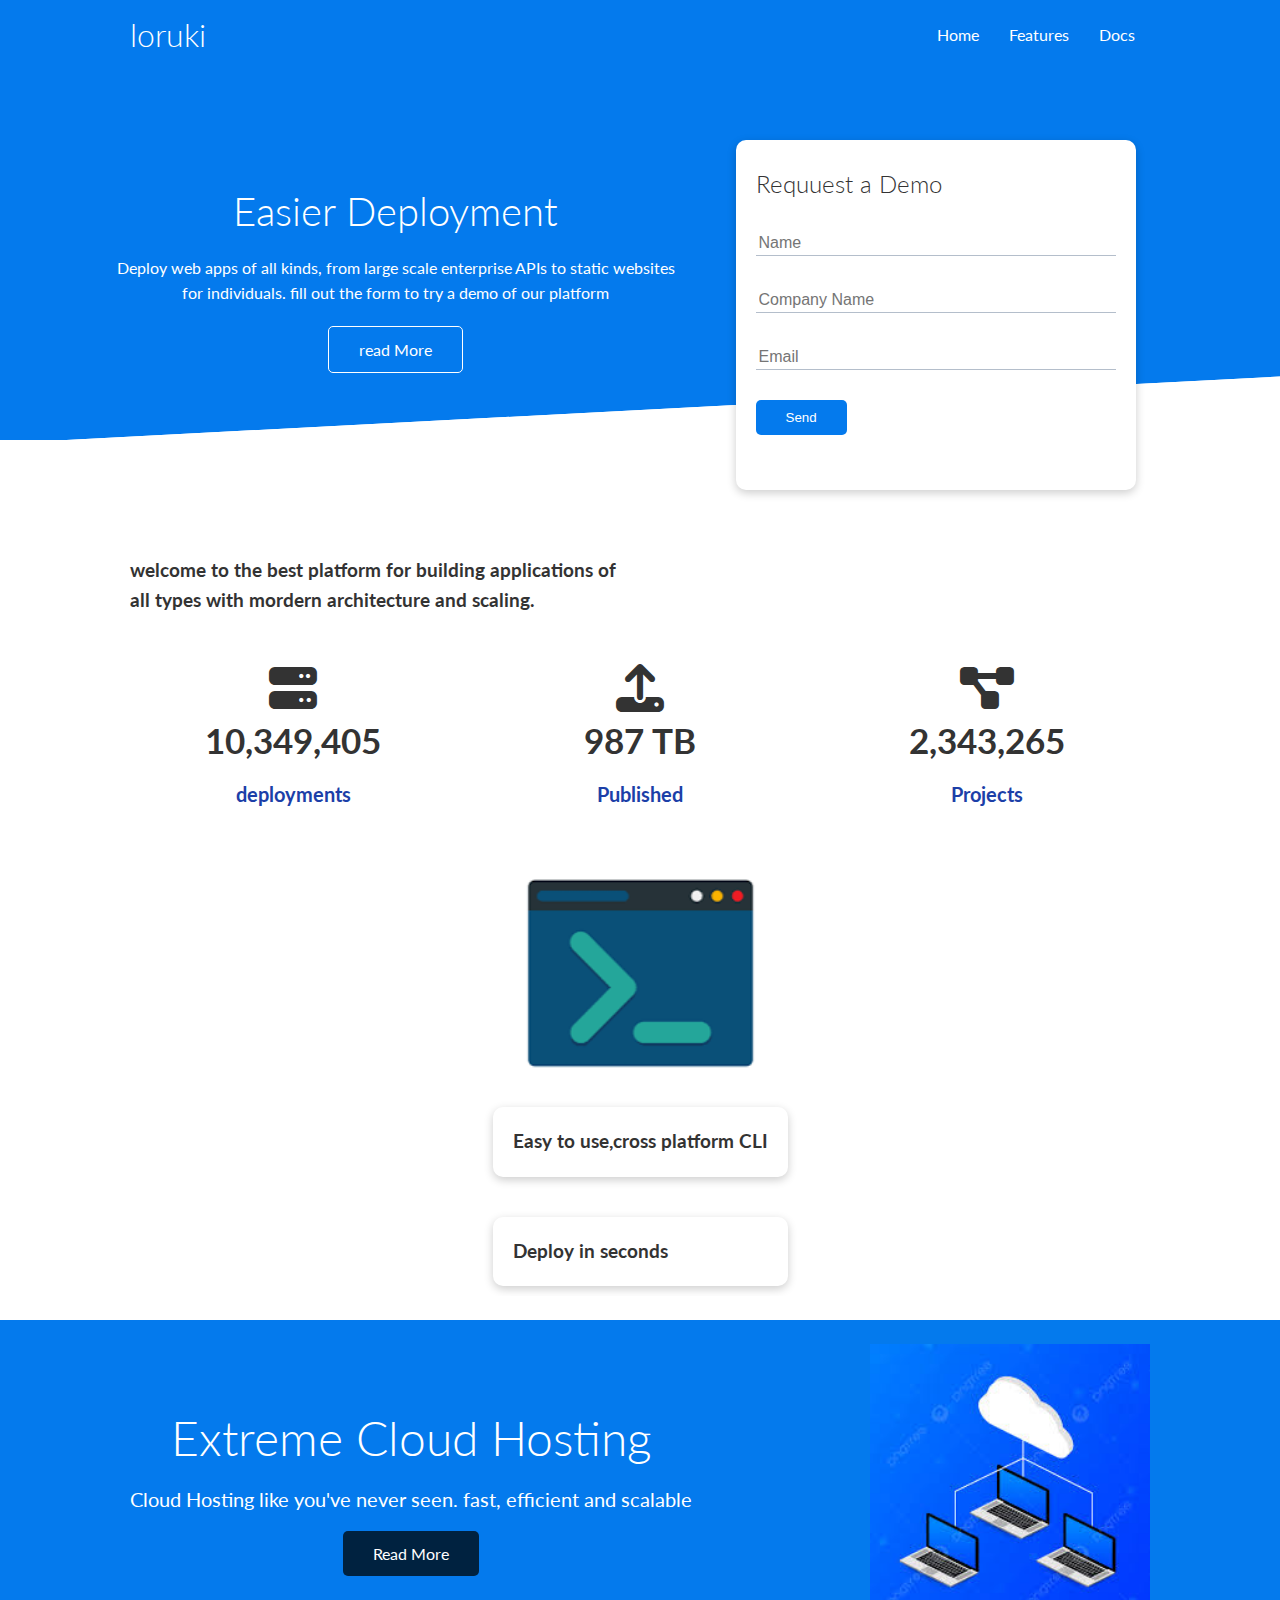
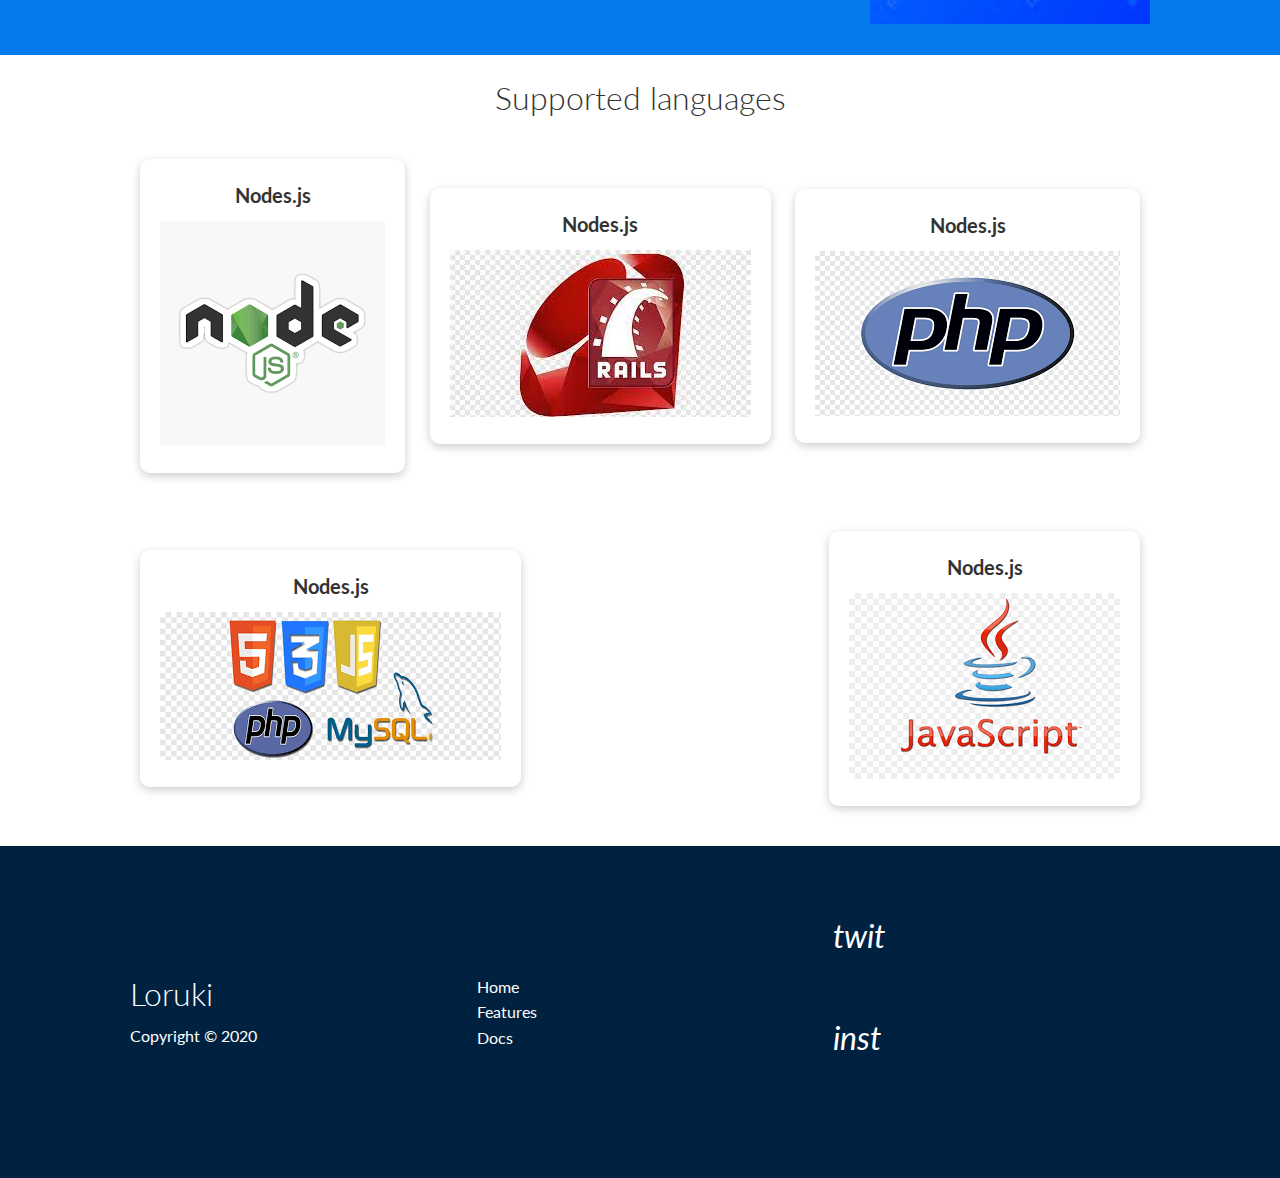
<file: index.html>
<!DOCTYPE html>
<html lang="en">
<head>
    <meta charset="UTF-8">
    <meta name="viewport" content="widtth=device-width,initial-scale=1.0">
    <link rel="stylesheet" href="https://cdnjs.cloudflare.com/ajax/libs/font-awesome/6.4.2/css/all.min.css" integrity="sha512-z3gLpd7yknf1YoNbCzqRKc4qyor8gaKU1qmn+CShxbuBusANI9QpRohGBreCFkKxLhei6S9CQXFEbbKuqLg0DA==" crossorigin="anonymous" referrerpolicy="no-referrer"/>
    <link rel="stylesheet"  href="style.css">
    <link rel="stylesheet"  href="utility.css">
    <link rel="stylesheet" href="https://cdnjs.cloudflare.com/ajax/libs/font-awesome/6.5.1/css/all.min.css"/>
    <title>loruki | Cloud Hosting For Everyone</title>
</head>
<body>
    <!--Navbar-->
    <div class="navbar">
        <div class="container flex">
            <h1 class="logo">loruki</h1>
            <nav>
                <ul>
                    <li><a href="index.html">Home</a></li>
                    <li><a href="features.html">Features</a></li>
                    <li><a href="docs.html">Docs</a></li>
                </ul>
            </nav>
        </div>

    </div>
<!--Showcase-->
<section class="showcase">
    <div class="container grid">
        <div class="showcase-text">
            <h1>Easier Deployment</h1>
            <p>Deploy web apps of all kinds,
                from large scale enterprise APIs to static websites for individuals.
                fill out the form to try a demo of our platform</p>
                <a href="features.html" class="btn btn-outline">read More</a>

        </div>
        <div class="showcase-form card">
            <h2>Requuest a Demo</h2>
            <form>
                <div class="form-control">
                    <input type="text" name="name" placeholder="Name" required>
                </div>
                <div class="form-control">
                    <input type="text" name="company" placeholder="Company Name" required>
                </div>
                <div class="form-control">
                    <input type="email" name="email" placeholder="Email" required>
                </div>
                <input type="submit" value="Send" class="btn btn-primary">
            </form>
        </div>
    </div>
</section>
<!--Starts -->
<section class="stats">
    <div class="container">
        <h3 class="stats-heading text-cente my-1">
            welcome to the best platform for building applications of all
             types with mordern architecture and scaling.
        </h3>
        <div class="grid grid-3 text-center my-4">
            <div>
                <i class="fas fa-server fa-3x"></i>
                <h3>10,349,405</h3>
                <p class="text-secondary">deployments</p>

            </div>
            <div>
                <i class="fas fa-upload fa-3x"></i>
                <h3>987 TB</h3>
                <p class="text-secondary">Published</p>
            </div>
            <div>
                <i class="fas fa-project-diagram fa-3x"></i>
                <h3>2,343,265</h3>
                <p class="text-secondary">Projects</p>
            </div>
        </div>
    </div>
</section>
<!-- Cli -->
<section class="cli">
    <div class="container grid">
        <img src="CLi.png" alt="">
        <div class="card">
            <h3>Easy to use,cross platform CLI</h3>
        </div>
        <div class="card">
            <h3>Deploy in seconds</h3>
        </div>
    </div>
</section>
<!--Cloud-->
<section class="cloud bg-primary my-2 py-2">
    <div class="container flex">
        <div class="text-center">
            <h2 class="lg">Extreme Cloud Hosting</h2>
            <p class="lead my-1">Cloud Hosting like you've never seen.
                fast, efficient and scalable </p>
                <a href="features.html" class="btn btn-dark">Read More</a>
                
         </div>
         <div>
            <img class="img-32" src="images.jpg"  height="" alt="">
        </div>

    </div>
</section>
<!-- Languages -->
<section class="languages">
    <h2 class="md text-center my-2">
        Supported languages
    </h2>
    <div class="container flex">
        <div class="card">
            <h4>Nodes.js</h4>
            <img src="nodejs.png" alt="">
        </div>
        <div class="card">
            <h4>Nodes.js</h4>
            <img src="rubyjs.jpg" alt="">
        </div>
        <div class="card">
            <h4>Nodes.js</h4>
            <img src="phpjs.png" alt="">
        </div>
        <div class="card">
            <h4>Nodes.js</h4>
            <img src="scalajs.png" alt="">
        </div>
        <div class="card">
            <h4>Nodes.js</h4>
            <img src="clojure.png" alt="">
        </div>
    </div>
</section>
 <!-- Footer -->
 <footer class="footer bg-dark py-5">
    <div class="container grid grid-3">
        <div>
           <h1>
            Loruki
           </h1>
           <p>Copyright &copy; 2020</p>
        </div>
        <nav>
            <ul>
                <li><a href="index.html">Home</a></li>
                <li><a href="index.html">Features</a></li>
                <li><a href="index.html">Docs</a></li>
            </ul>   
        </nav>
        <div class="social">
            <ul>
           <li> <a href="#"><i class="fas.fa-twitter fa-2x">twit</i></a></li>
            <li><a href="#"><i class="fas.fa-facebook fa-2x"></i></a></li>
           <li> <a href="#"><i class="fas.fa-instagram fa-2x">inst</i></a></li>
            <li><a href="#"><i class="fab.fa-twitter fa-2x"></i></a></li>
        </ul>
        </div>
    </div>
 </footer>
</body> 

</html>
</file>
<file: style.css>
@import url('https://fonts.googleapis.com/css2?family=Lato:ital,wght@0,300;1,300&display=swap');

:root{
    --primary-color: #047aed;
    --secondary-color: #1c3fa8;
    --dark-color: #002240;
    --light-color: #f4f4f4;
    --success-color: #5cb85c;
    --error-color: #d9534f;
}
*{
    box-sizing:border-box;
    padding: 0;
    margin: 0;
}
 body {
    font-family: 'lato', sanns-serif;
    color: #333;
    line-height: 1.6;
 }

 ul{
    list-style-type: none;
 }

 a{
    text-decoration: none;
    color: #333;
 }

 h1,
 h2 {
    font-weight: 300;
    line-height: 1.2;
    margin: 10px 0;
 }

p{
    margin: 10px 0;
}
 
img{ 
    width: 100%;
}

code, pre{
    background: #333;
    color: #fff;
    padding: 10px;
}
.navbar {
    background-color: var(--primary-color);
    color: #fff;
    height: 70px;
}

.navbar ul{
    display: flex;
}

.navbar a {
    color: #fff;
    padding: 10px;
    margin: 0 5px;

}

.navbar a:hover{
    border-bottom: 2px #fff solid;
}
.navbar .flex {
    justify-content: space-between;
}

/* Showcase */
.showcase {
    height: 400px;
    background-color:var(--primary-color) ;
    color: #fff;
    position: relative;
}

.showcase h1{
    font-size: 40px;
}

.showcase p {
    margin: 20px 0;
}

.showcase .grid{
    overflow: visible; 
    grid-template-columns: 55% 45%;
    gap: 30px;
}

.showcase-text{
    animation: slideInFromLeft 1s ease-in;
}
.showcase-form{
    position: relative;
    top: 60px;
    height: 350px;
    width: 400px;
    padding: 40px;
    z-index: 100;
    animation: slideInFromRight 1s ease-in;
}

.showcase-form .form-control{
    margin: 30px 0;
}

 
.showcase-form input[type='text'],
.showcase-form input[type='email']{
    border: 0;
    border-bottom: 1px solid #b4becb;
    width: 100%;
    padding: 3px;
    font-size:16px;
}
.showcase-form input :focus{
    outline: none;
}
.showcase::before,
.showcase::after{
    content:'';
    position:absolute;
    height: 100px;
    bottom: -70px;
    right: 0;
    left: 0;
    background: #fff;
    transform: skewY(-3deg);
    -webkit-transform: skewY(-3deg);
    -moz-transform: skewY(-3deg);
    -ms-transform: skewY(-3deg)

}
/*Stats */
.stats{
    padding-top: 100px;
    animation: slideInFromBottom 1s ease-in;
}

.stats-heading {
    max-width: 500px;
    margin: auto;
}

.stats .grid h3 {
    font-size: 35px;
}

.stats .grid p{
    font-size: 20px;
    font-weight: bold; 
}

/* CLi */
.CLi .grid {
    grid-template-columns: repeat (3, 1fr);
    grid-template-rows: repeat(2, 1fr); 
}

.cli .grid > *:first-child {
    grid-column: 1/ span 2;
    grid-row: 1/ span 2;
} 

/* Cloud */
.cloud .grid {
    grid-template-columns: 3fr 6fr;
}

/* Languages */
.languages .flex {
    flex-wrap: wrap;
}
.languages .card{
    text-align: center;
    margin: 18px 10px 40px;
    transition: transform 0.2s ease-in;
}

.languages .card h4{
    font-size: 20px;
    margin-bottom: 10px;
}

.Languages .card:hover {
    transform: translateY(-15px);
}
/* features*/
.features-head img{ 
    width:200px;
    justify-self: flex-end;   
}
.docs-head img

{ 
    width:200px;
    justify-self: flex-end;   
}


.feature-sub-head img{
    width: 100px;
    justify-self: flex-end;
}
 
.features-main .card> i{
    margin-right: 20px;
}
.features-main .grid {
    padding:30px;
}
.features-main .grid> *:first-child{
    grid-column: 1/ span 3;
}
.features-main .grid> *:nth-child(2){
    grid-column: 1/ span 2;
}

.img-32{
    width: 280px;
    height: auto;
    object-fit: contain;
    object-position:top center;
}

/* Docs */
.docs-main h3{
    margin: 20px;
}
.docs-main .grid{
    grid-template-columns: 1fr 2fr;
    align-items: flex-start;
}
.docs-main nav li{
    font-size: 17px;
    padding-bottom:5px;
    margin-bottom:5px ;
    border-bottom: 1px #ccc solid;
}
.docs-main a:hover{
    font-weight: bold;
}
/* Footer */
.footer .social a {
    margin: 0 10px;
}

/* Animations */
@keyframes slideInFromleft{
    0% {
        transform: translateX(-100%);
    }
    100% {
        transform: translateX(0);
    }
}
@keyframes slideInFromRight {
    0% {
        transform: translateX(100%);
    }
    100% {
        transform: translateX(0);
    } 
}
@keyframes slideInFromTop {
    0% {
        transform: translateY(-100%);
    }
    100% {
        transform: translateX(0);
    } 
}
@keyframes slideInFromBottom {
    0% {
        transform: translateY(100%);
    }
    100% {
        transform: translateX(0);
    } 
}
/* Tablets and under */
@media(max-width: 768px){
    .grid,
    .showcase .grid,
    .stats .grid,
    .cli .grid,
    .cloud .grid,
    .features-main .grid,
    .docs-main .grid {
        grid-template-columns: 1fr;
        grid-template-rows:1fr;
    }}


        
    .showcase{
        height:auto;}

        .showcase-text{
        text-align:center;
        margin-top: 40px;
        animation: slideInFromTop 1s ease-in;
    }
    .showcase-form{
        justify-self:center;
        margin: auto;
        animation: slideInFromBottom 1s ease-in;

    }
    .cli .grid > *:first-child {
        grid-column: 1;
        grid-row: 1;
    } 

    .features-head,
    .features-sub-head,
    .docs-head{
        text-align: center;
    }
    
    .features-head img,
    .features-sub-head img,
    .docs-head img{
        justify-self: center;
    }
    
    .features-main .grid>*:first-child,
    .features-main .grid>*:nth-child(2) {
        grid-column: 1;
    }
 
/*Mobile */
@media (max-width: 500px){
    .navbar{
        height:110px;
    }
 

.navbar .flex {
    flex-direction: column;
 }

.navbar ul{
    padding: 10px;
    background-color: rgba(0,0,0,0.1);
 }
}
</file>
<file: utility.css>
.container{
    max-width: 1100px;
    margin: 0 auto;
    overflow: auto;
    padding: 0 40px;
}

.card{
    background-color: #fff;
    color: #333;
    border-radius: 10px;
    box-shadow: 0 3px 10px rgba(0,0,0,0.2);
    padding: 20px;
    margin: 10px;
}

.btn{
   display: inline-block;
   padding: 10px 30px;
   cursor: pointer;
   background: var(--primary-color);
   color: #fff;
   border: none;
   border-radius: 5px;

}

.btn-outline{
    background-color:transparent;
    border: 1px #fff solid;
}  

.btn:hover{
    transform: Scale(0.98);
}
/* Backgrounds & colored buttons */
.bg-primary , 
.btn-primary {
    background-color:var(--primary-color);
    color: #fff;
}

.bg-secondary , 
.btn-secondary {
    background-color: var(--secondary-color);
    color: #fff;
}

.bg-dark, 
.btn-dark {
    background-color: var(--dark-color);
    color: #fff;
}

.bg-light , 
.btn-light {
    background-color: var(--light-color);
    color: #333;
}

.bg-primary a, 
.btn-primary a,
.bg-secondary a, 
.btn-secondary a,
.bg-dark a, 
.btn-dark a {
    color: #fff;
}

/*Text colors*/
.text-primary {
   color:var(--primary-color);
    
}

.text-secondary {
   color: var(--secondary-color);
    
}
.text-dark {
   color: var(--dark-color);
   
}

.text-light {
   color: var(--light-color);
    
}

/* Text sizes */
.lead{
    font-size: 20px;
}
.sm {
    font-size: 2rem;
}
.md {
    font-size: 2rem;
}
.lg {
    font-size:3rem;
}
.xl {
    font-size: 4rem;
}
.text-center{
    text-align: center;
} 
/* Alert */
.alertt {
    background-color: var(--light-color);
    padding: 10px 20px;
    font-weight: bold;
    margin: 15px 0;
}

.alert i{margin-right:10px ;

}
.alert-success{
    background-color: var(--success-color);
    color: #fff;
}

.alert-error{
    background-color: var(--error-color);
    color: #fff;
}
.flex {
    display: flex;
    justify-content: space-between;
    align-items: center;
    height: 100%
}

.grid {
    display: grid;
    grid-template-columns:repeat (2, 1fr);
    gap: 20px;
    justify-content: center;
    align-items: center;
    height: 100%;
} 

.grid-3{
    grid-template-columns: repeat(3, 1fr);
}

/* Margin */
.my-1 {
    margin: 1rem 0;
}

.my-2{
    margin: 1.5rem 0;
}

.my-3{
    margin: 2rem 0;
}

.my-4{
    margin: 3rem 0;
}

.my-5{
    margin: 4rem 0;
}
.m-1 {
    margin: 1rem;
}

.m-2{
    margin: 1.5rem;
}

.m-3{
    margin: 2rem;
}

.m-4{
    margin: 3rem;
}

.m-5{
    margin: 4rem;
}
/* padding */
.py-1 {
    padding: 1rem 0;
}

.py-2{
    padding: 1.5rem 0;
}

.py-3{
    padding: 2rem 0;
}

.py-4{
    padding: 3rem 0;
}

.py-5{
    padding: 4rem 0;
}
.p-1 {
    padding: 1rem;
}

.p-2{
    padding: 1.5rem;
}

.p-3{
    padding: 2rem;
}

.p-4{
    padding: 3rem;
}

.p-5{
    padding: 4rem;
}
</file>
